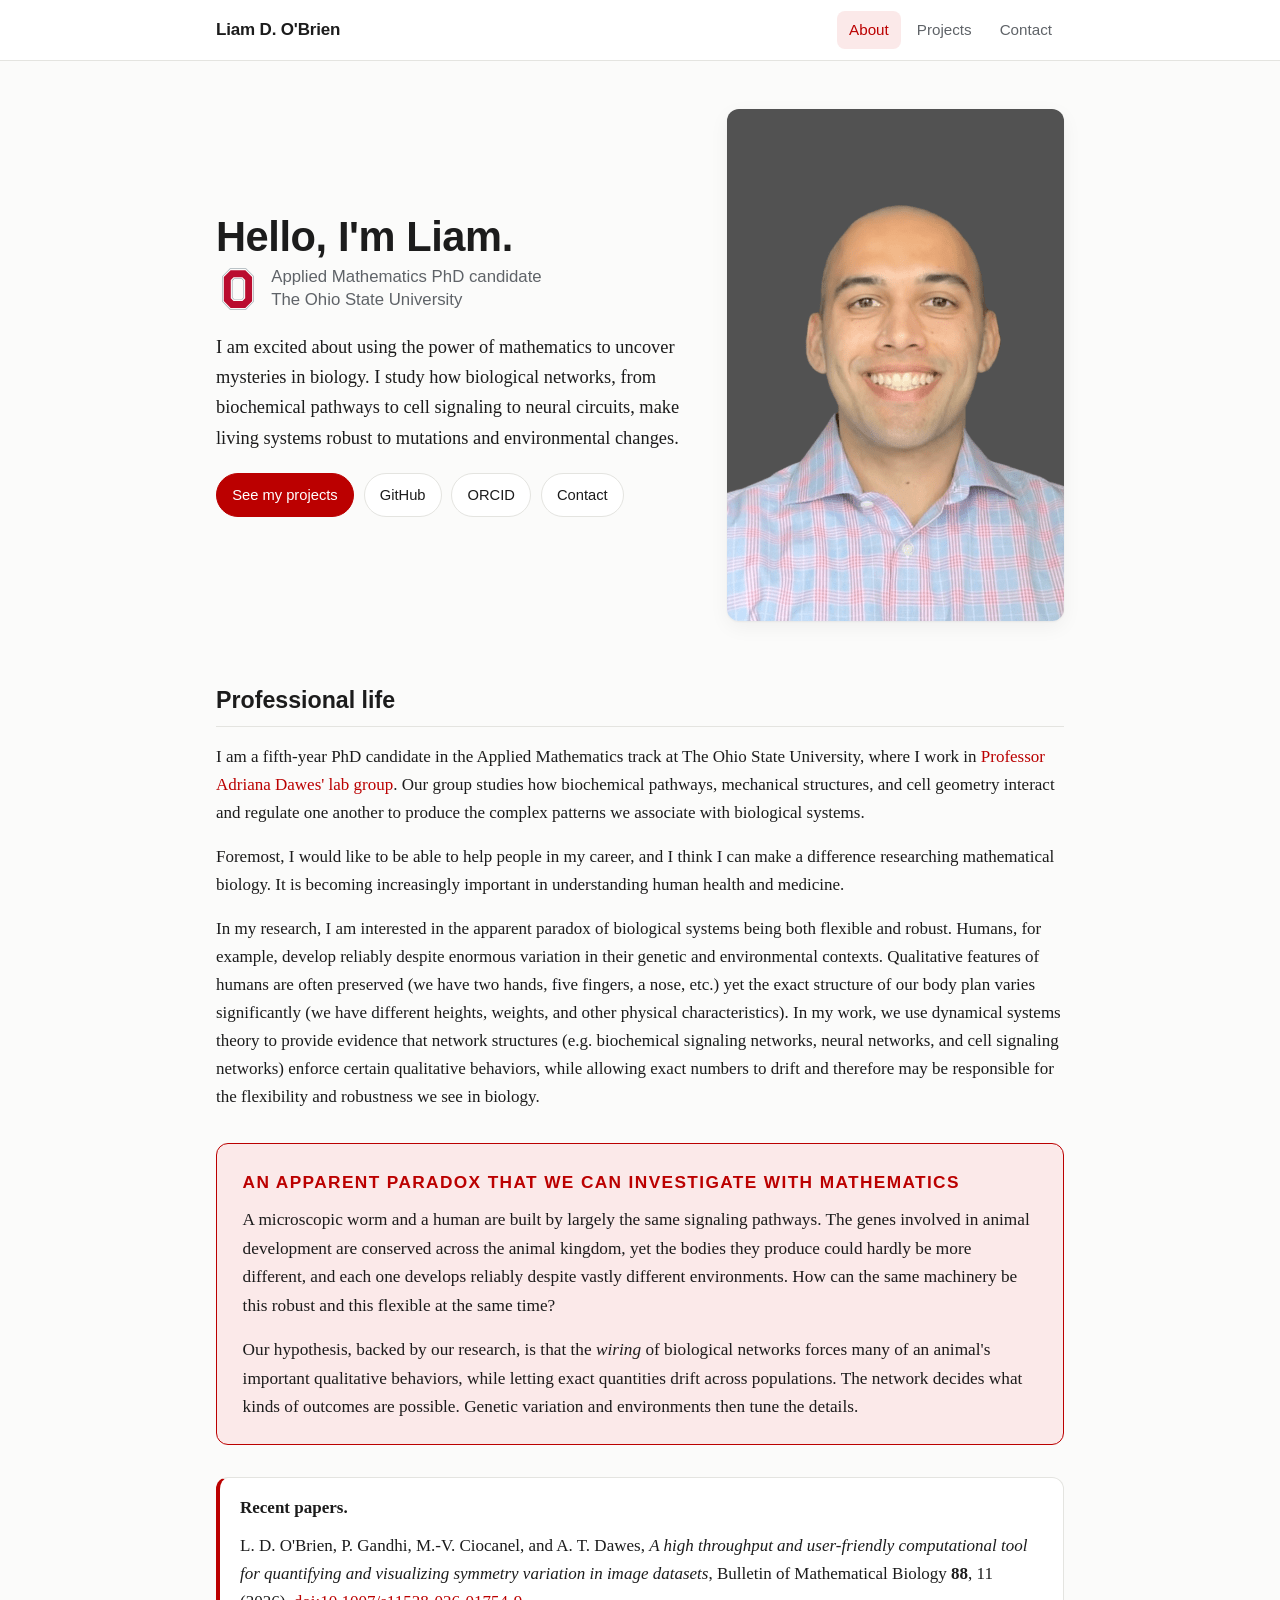
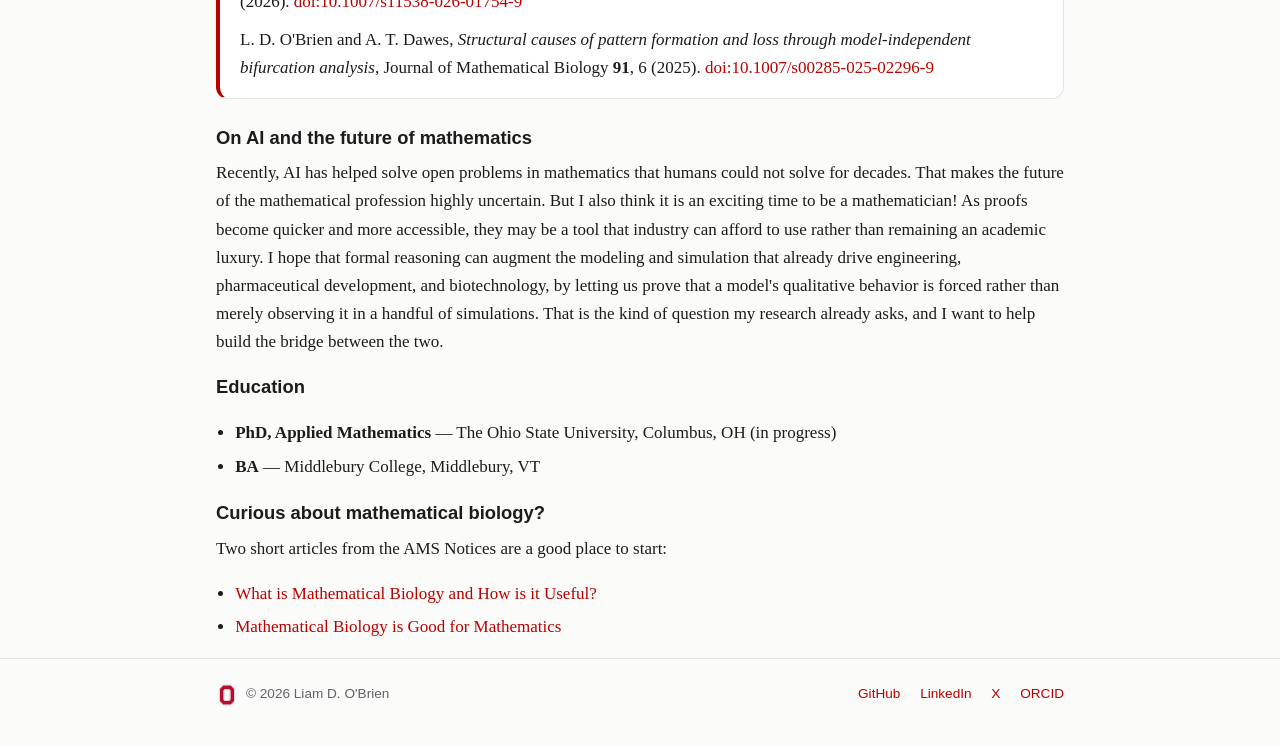
<file: index.html>
<!doctype html>
<html lang="en">
<head>
  <meta charset="utf-8">
  <meta name="viewport" content="width=device-width, initial-scale=1">
  <title>Liam D. O'Brien</title>
  <meta name="description" content="Liam D. O'Brien is an applied mathematics PhD candidate at The Ohio State University working in mathematical biology: how biological networks create robustness and flexibility.">
  <link rel="stylesheet" href="assets/style.css">
  <link rel="icon" href="data:image/svg+xml,%3Csvg xmlns='http://www.w3.org/2000/svg' viewBox='0 0 32 32'%3E%3Ccircle cx='16' cy='16' r='15' fill='%23bb0000'/%3E%3Ctext x='16' y='22' font-family='Helvetica,Arial,sans-serif' font-weight='700' font-size='17' fill='white' text-anchor='middle'%3EL%3C/text%3E%3C/svg%3E">
</head>
<body>
<header class="site">
  <div class="wrap">
    <a class="site-title" href="index.html">Liam D. O'Brien</a>
    <nav aria-label="Main">
      <ul>
        <li><a href="index.html" aria-current="page">About</a></li>
        <li><a href="projects.html">Projects</a></li>
        <li><a href="contact.html">Contact</a></li>
      </ul>
    </nav>
  </div>
</header>

<main class="wrap">
  <section class="hero">
    <div>
      <h1>Hello, I'm Liam.</h1>
      <p class="tagline"><img class="logo" src="assets/img/ohio-state-logo.svg" alt="The Ohio State University" width="44" height="44"><span>Applied Mathematics PhD candidate<br>The Ohio State University</span></p>
      <p class="lead">I am excited about using the power of mathematics to uncover mysteries in biology. I study how biological networks, from biochemical pathways to cell signaling to neural circuits, make living systems robust to mutations and environmental changes.</p>
      <div class="btn-row">
        <a class="btn primary" href="projects.html">See my projects</a>
        <a class="btn" href="https://github.com/ldobrien1234" target="_blank" rel="noopener">GitHub</a>
        <a class="btn" href="https://orcid.org/0009-0007-3827-9771" target="_blank" rel="noopener">ORCID</a>
        <a class="btn" href="contact.html">Contact</a>
      </div>
    </div>
    <img src="assets/img/profile.png" alt="Portrait of Liam D. O'Brien" width="768" height="512">
  </section>

  <h2 id="professional">Professional life</h2>
  <p>I am a fifth-year PhD candidate in the Applied Mathematics track at The Ohio State University, where I work in <a href="https://people.math.osu.edu/dawes.33/" target="_blank" rel="noopener">Professor Adriana Dawes' lab group</a>. Our group studies how biochemical pathways, mechanical structures, and cell geometry interact and regulate one another to produce the complex patterns we associate with biological systems.</p>
  <p>Foremost, I would like to be able to help people in my career, and I think I can make a difference researching mathematical biology. It is becoming increasingly important in understanding human health and medicine.</p>
  <p>In my research, I am interested in the apparent paradox of biological systems being both flexible and robust. Humans, for example, develop reliably despite enormous variation in their genetic and environmental contexts. Qualitative features of humans are often preserved (we have two hands, five fingers, a nose, etc.) yet the exact structure of our body plan varies significantly (we have different heights, weights, and other physical characteristics). In my work, we use dynamical systems theory to provide evidence that network structures (e.g. biochemical signaling networks, neural networks, and cell signaling networks) enforce certain qualitative behaviors, while allowing exact numbers to drift and therefore may be responsible for the flexibility and robustness we see in biology. </p>

  <aside class="spark">
    <p class="spark-kicker">An apparent paradox that we can investigate with mathematics</p>
    <p>A microscopic worm and a human are built by largely the same signaling pathways. The genes involved in animal development are conserved across the animal kingdom, yet the bodies they produce could hardly be more different, and each one develops reliably despite vastly different environments. How can the same machinery be this robust and this flexible at the same time?</p>
    <p>Our hypothesis, backed by our research, is that the <em>wiring</em> of biological networks forces many of an animal's important qualitative behaviors, while letting exact quantities drift across populations. The network decides what kinds of outcomes are possible. Genetic variation and environments then tune the details.</p>
  </aside>

  <div class="callout">
    <p><strong>Recent papers.</strong></p>
    <p>L. D. O'Brien, P. Gandhi, M.-V. Ciocanel, and A. T. Dawes, <em>A high throughput and user-friendly computational tool for quantifying and visualizing symmetry variation in image datasets</em>, Bulletin of Mathematical Biology <strong>88</strong>, 11 (2026). <a href="https://doi.org/10.1007/s11538-026-01754-9" target="_blank" rel="noopener">doi:10.1007/s11538-026-01754-9</a></p>
    <p>L. D. O'Brien and A. T. Dawes, <em>Structural causes of pattern formation and loss through model-independent bifurcation analysis</em>, Journal of Mathematical Biology <strong>91</strong>, 6 (2025). <a href="https://doi.org/10.1007/s00285-025-02296-9" target="_blank" rel="noopener">doi:10.1007/s00285-025-02296-9</a></p>
  </div>

  <h3>On AI and the future of mathematics</h3>
  <p>Recently, AI has helped solve open problems in mathematics that humans could not solve for decades. That makes the future of the mathematical profession highly uncertain. But I also think it is an exciting time to be a mathematician! As proofs become quicker and more accessible, they may be a tool that industry can afford to use rather than remaining an academic luxury. I hope that formal reasoning can augment the modeling and simulation that already drive engineering, pharmaceutical development, and biotechnology, by letting us prove that a model's qualitative behavior is forced rather than merely observing it in a handful of simulations. That is the kind of question my research already asks, and I want to help build the bridge between the two.</p>

  <h3>Education</h3>
  <ul class="links">
    <li><strong>PhD, Applied Mathematics</strong> — The Ohio State University, Columbus, OH (in progress)</li>
    <li><strong>BA</strong> — Middlebury College, Middlebury, VT</li>
  </ul>

  <h3>Curious about mathematical biology?</h3>
  <p>Two short articles from the AMS Notices are a good place to start:</p>
  <ul class="links">
    <li><a href="https://www.ams.org/notices/201007/rtx100700851p.pdf" target="_blank" rel="noopener">What is Mathematical Biology and How is it Useful?</a></li>
    <li><a href="https://www.ams.org/notices/201510/rnoti-p1172.pdf" target="_blank" rel="noopener">Mathematical Biology is Good for Mathematics</a></li>
  </ul>

</main>

<footer>
  <div class="wrap">
    <span class="foot-brand"><img src="assets/img/ohio-state-logo.svg" alt="The Ohio State University" width="22" height="22"> © 2026 Liam D. O'Brien</span>
    <span><a href="https://github.com/ldobrien1234">GitHub</a> <a href="https://www.linkedin.com/in/ldobrien">LinkedIn</a> <a href="https://x.com/ldobrien1234">X</a> <a href="https://orcid.org/0009-0007-3827-9771">ORCID</a></span>
  </div>
</footer>
</body>
</html>
</file>
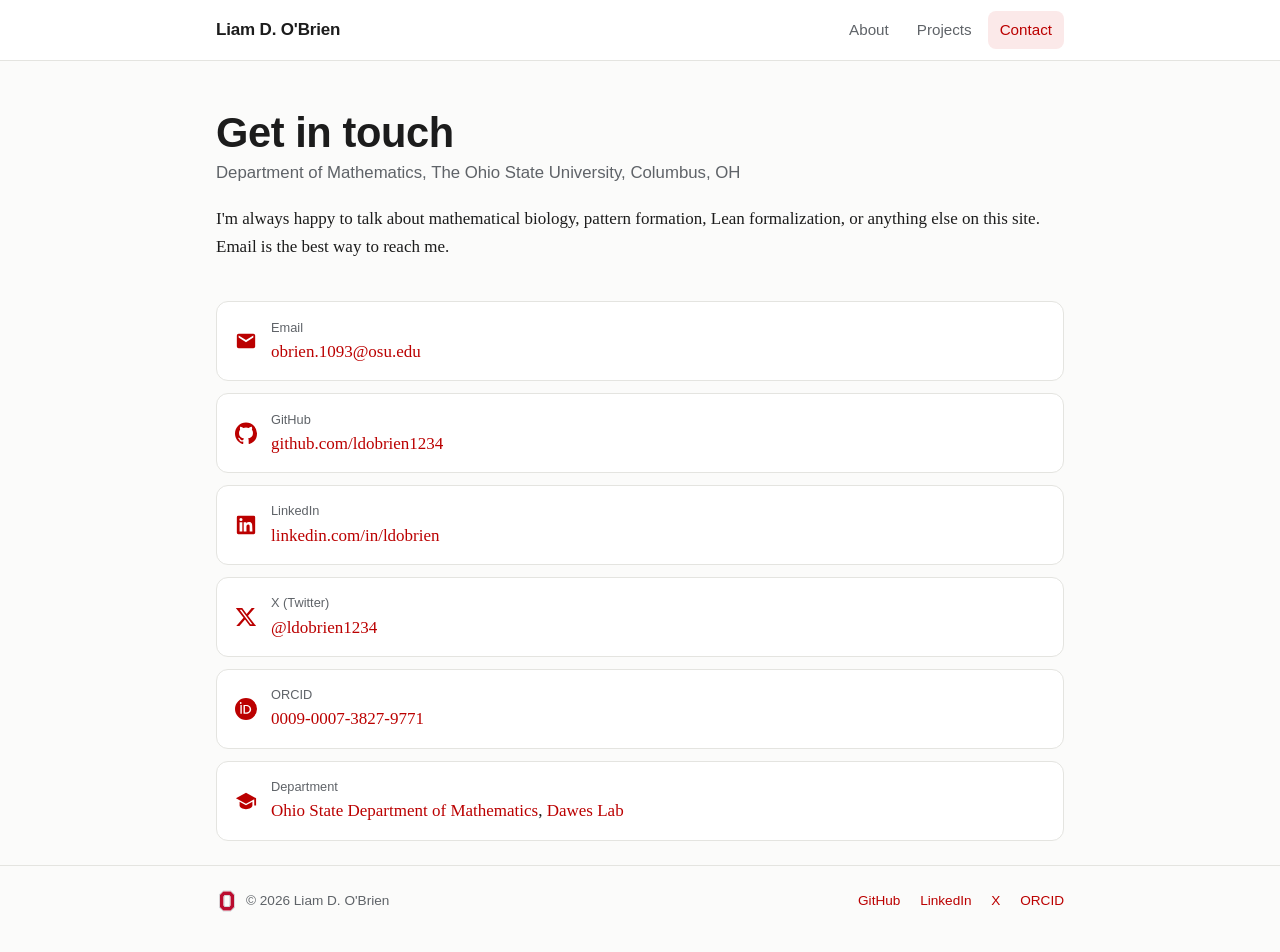
<file: contact.html>
<!doctype html>
<html lang="en">
<head>
  <meta charset="utf-8">
  <meta name="viewport" content="width=device-width, initial-scale=1">
  <title>Contact - Liam D. O'Brien</title>
  <meta name="description" content="How to reach Liam D. O'Brien: email, GitHub, LinkedIn, X (Twitter), and ORCID.">
  <link rel="stylesheet" href="assets/style.css">
  <link rel="icon" href="data:image/svg+xml,%3Csvg xmlns='http://www.w3.org/2000/svg' viewBox='0 0 32 32'%3E%3Ccircle cx='16' cy='16' r='15' fill='%23bb0000'/%3E%3Ctext x='16' y='22' font-family='Helvetica,Arial,sans-serif' font-weight='700' font-size='17' fill='white' text-anchor='middle'%3EL%3C/text%3E%3C/svg%3E">
</head>
<body>
<header class="site">
  <div class="wrap">
    <a class="site-title" href="index.html">Liam D. O'Brien</a>
    <nav aria-label="Main">
      <ul>
        <li><a href="index.html">About</a></li>
        <li><a href="projects.html">Projects</a></li>
        <li><a href="contact.html" aria-current="page">Contact</a></li>
      </ul>
    </nav>
  </div>
</header>

<main class="wrap">
  <section class="hero" style="grid-template-columns:1fr; padding-bottom:0">
    <div>
      <h1>Get in touch</h1>
      <p class="tagline">Department of Mathematics, The Ohio State University, Columbus, OH</p>
      <p>I'm always happy to talk about mathematical biology, pattern formation, Lean formalization, or anything else on this site. Email is the best way to reach me.</p>
    </div>
  </section>

  <ul class="contact-list">
    <li>
      <svg viewBox="0 0 24 24" aria-hidden="true"><path d="M20 4H4a2 2 0 0 0-2 2v12a2 2 0 0 0 2 2h16a2 2 0 0 0 2-2V6a2 2 0 0 0-2-2zm0 4.24-8 5-8-5V6l8 5 8-5z"/></svg>
      <div><span class="label">Email</span><a href="mailto:obrien.1093@osu.edu">obrien.1093@osu.edu</a></div>
    </li>
    <li>
      <svg viewBox="0 0 24 24" aria-hidden="true"><path d="M12 .5A12 12 0 0 0 0 12.6c0 5.3 3.4 9.9 8.2 11.5.6.1.8-.3.8-.6v-2.1c-3.3.7-4-1.6-4-1.6-.6-1.4-1.3-1.8-1.3-1.8-1.1-.8.1-.7.1-.7 1.2.1 1.8 1.2 1.8 1.2 1.1 1.9 2.8 1.4 3.5 1 .1-.8.4-1.4.8-1.7-2.7-.3-5.5-1.4-5.5-6.1 0-1.3.5-2.4 1.2-3.3-.1-.3-.5-1.6.1-3.2 0 0 1-.3 3.3 1.3a11.3 11.3 0 0 1 6 0c2.3-1.6 3.3-1.3 3.3-1.3.7 1.6.3 2.9.1 3.2.8.9 1.2 2 1.2 3.3 0 4.7-2.8 5.8-5.5 6.1.4.4.8 1.1.8 2.3v3.3c0 .3.2.7.8.6A12 12 0 0 0 24 12.6 12 12 0 0 0 12 .5z"/></svg>
      <div><span class="label">GitHub</span><a href="https://github.com/ldobrien1234" target="_blank" rel="noopener">github.com/ldobrien1234</a></div>
    </li>
    <li>
      <svg viewBox="0 0 24 24" aria-hidden="true"><path d="M20.4 2H3.6A1.6 1.6 0 0 0 2 3.6v16.8A1.6 1.6 0 0 0 3.6 22h16.8a1.6 1.6 0 0 0 1.6-1.6V3.6A1.6 1.6 0 0 0 20.4 2zM8 19H5V9h3zM6.5 7.7a1.7 1.7 0 1 1 0-3.4 1.7 1.7 0 0 1 0 3.4zM19 19h-3v-4.9c0-1.2 0-2.7-1.6-2.7s-1.9 1.3-1.9 2.6V19h-3V9h2.9v1.4a3.2 3.2 0 0 1 2.8-1.6c3 0 3.6 2 3.6 4.6z"/></svg>
      <div><span class="label">LinkedIn</span><a href="https://www.linkedin.com/in/ldobrien" target="_blank" rel="noopener">linkedin.com/in/ldobrien</a></div>
    </li>
    <li>
      <svg viewBox="0 0 24 24" aria-hidden="true"><path d="M18.2 2.2h3.4l-7.4 8.5L23 21.8h-6.8l-5.3-7-6.1 7H1.4l7.9-9L.9 2.2h7l4.8 6.4zm-1.2 17.6h1.9L7.1 4.1H5.1z"/></svg>
      <div><span class="label">X (Twitter)</span><a href="https://x.com/ldobrien1234" target="_blank" rel="noopener">@ldobrien1234</a></div>
    </li>
    <li>
      <svg viewBox="0 0 24 24" aria-hidden="true"><path d="M12 0a12 12 0 1 0 0 24 12 12 0 0 0 0-24zM7.4 17.3H5.9V7.5h1.5zM6.6 6.4a1 1 0 1 1 0-1.9 1 1 0 0 1 0 1.9zm5.6 10.9H9.3V7.5h3c2.9 0 5.3 1.9 5.3 4.9s-2.4 4.9-5.4 4.9zm0-8.5h-1.4v7.1h1.4c2.1 0 3.8-1.3 3.8-3.6s-1.7-3.5-3.8-3.5z"/></svg>
      <div><span class="label">ORCID</span><a href="https://orcid.org/0009-0007-3827-9771" target="_blank" rel="noopener">0009-0007-3827-9771</a></div>
    </li>
    <li>
      <svg viewBox="0 0 24 24" aria-hidden="true"><path d="M12 3 1 9l11 6 9-4.9V17h2V9zm-7 9.9V17c0 2 3.1 4 7 4s7-2 7-4v-4.1l-7 3.8z"/></svg>
      <div><span class="label">Department</span><a href="https://math.osu.edu/" target="_blank" rel="noopener">Ohio State Department of Mathematics</a>, <a href="https://people.math.osu.edu/dawes.33/" target="_blank" rel="noopener">Dawes Lab</a></div>
    </li>
  </ul>
</main>

<footer>
  <div class="wrap">
    <span class="foot-brand"><img src="assets/img/ohio-state-logo.svg" alt="The Ohio State University" width="22" height="22"> © 2026 Liam D. O'Brien</span>
    <span><a href="https://github.com/ldobrien1234">GitHub</a> <a href="https://www.linkedin.com/in/ldobrien">LinkedIn</a> <a href="https://x.com/ldobrien1234">X</a> <a href="https://orcid.org/0009-0007-3827-9771">ORCID</a></span>
  </div>
</footer>
</body>
</html>
</file>
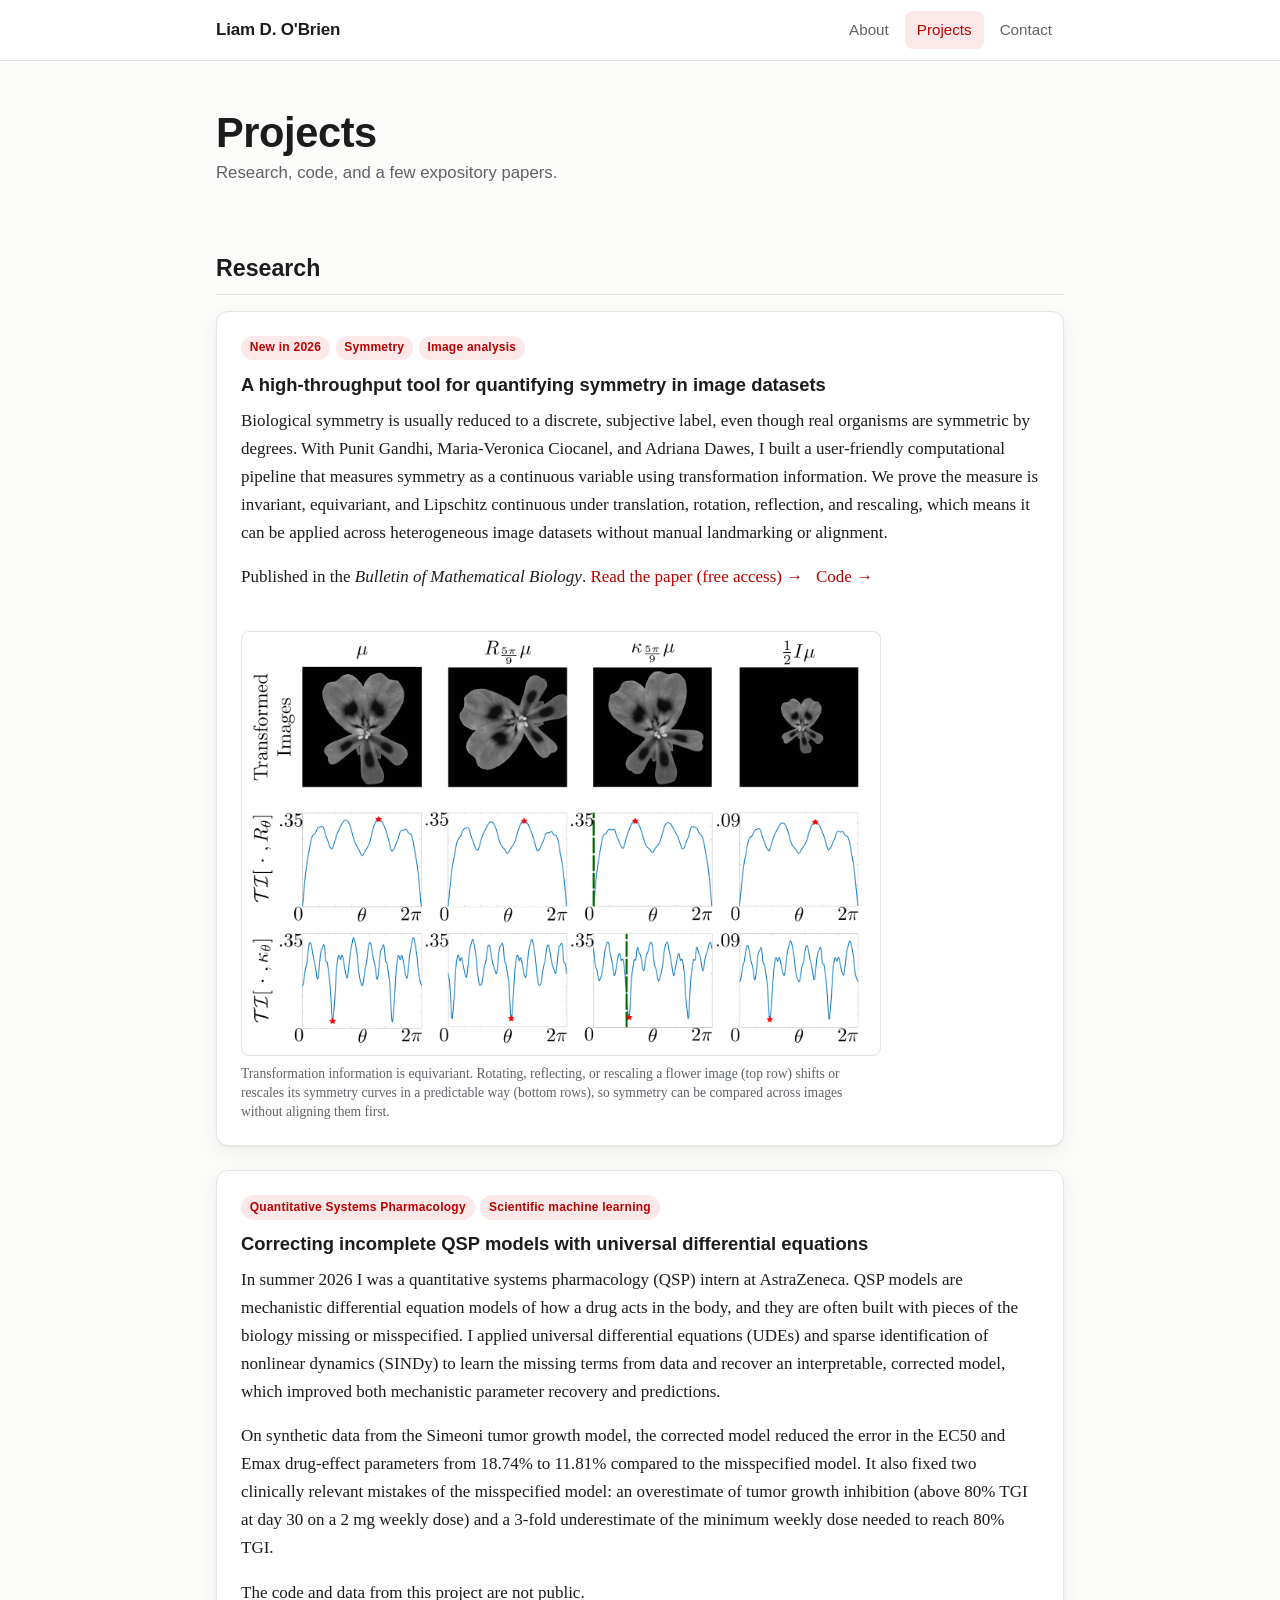
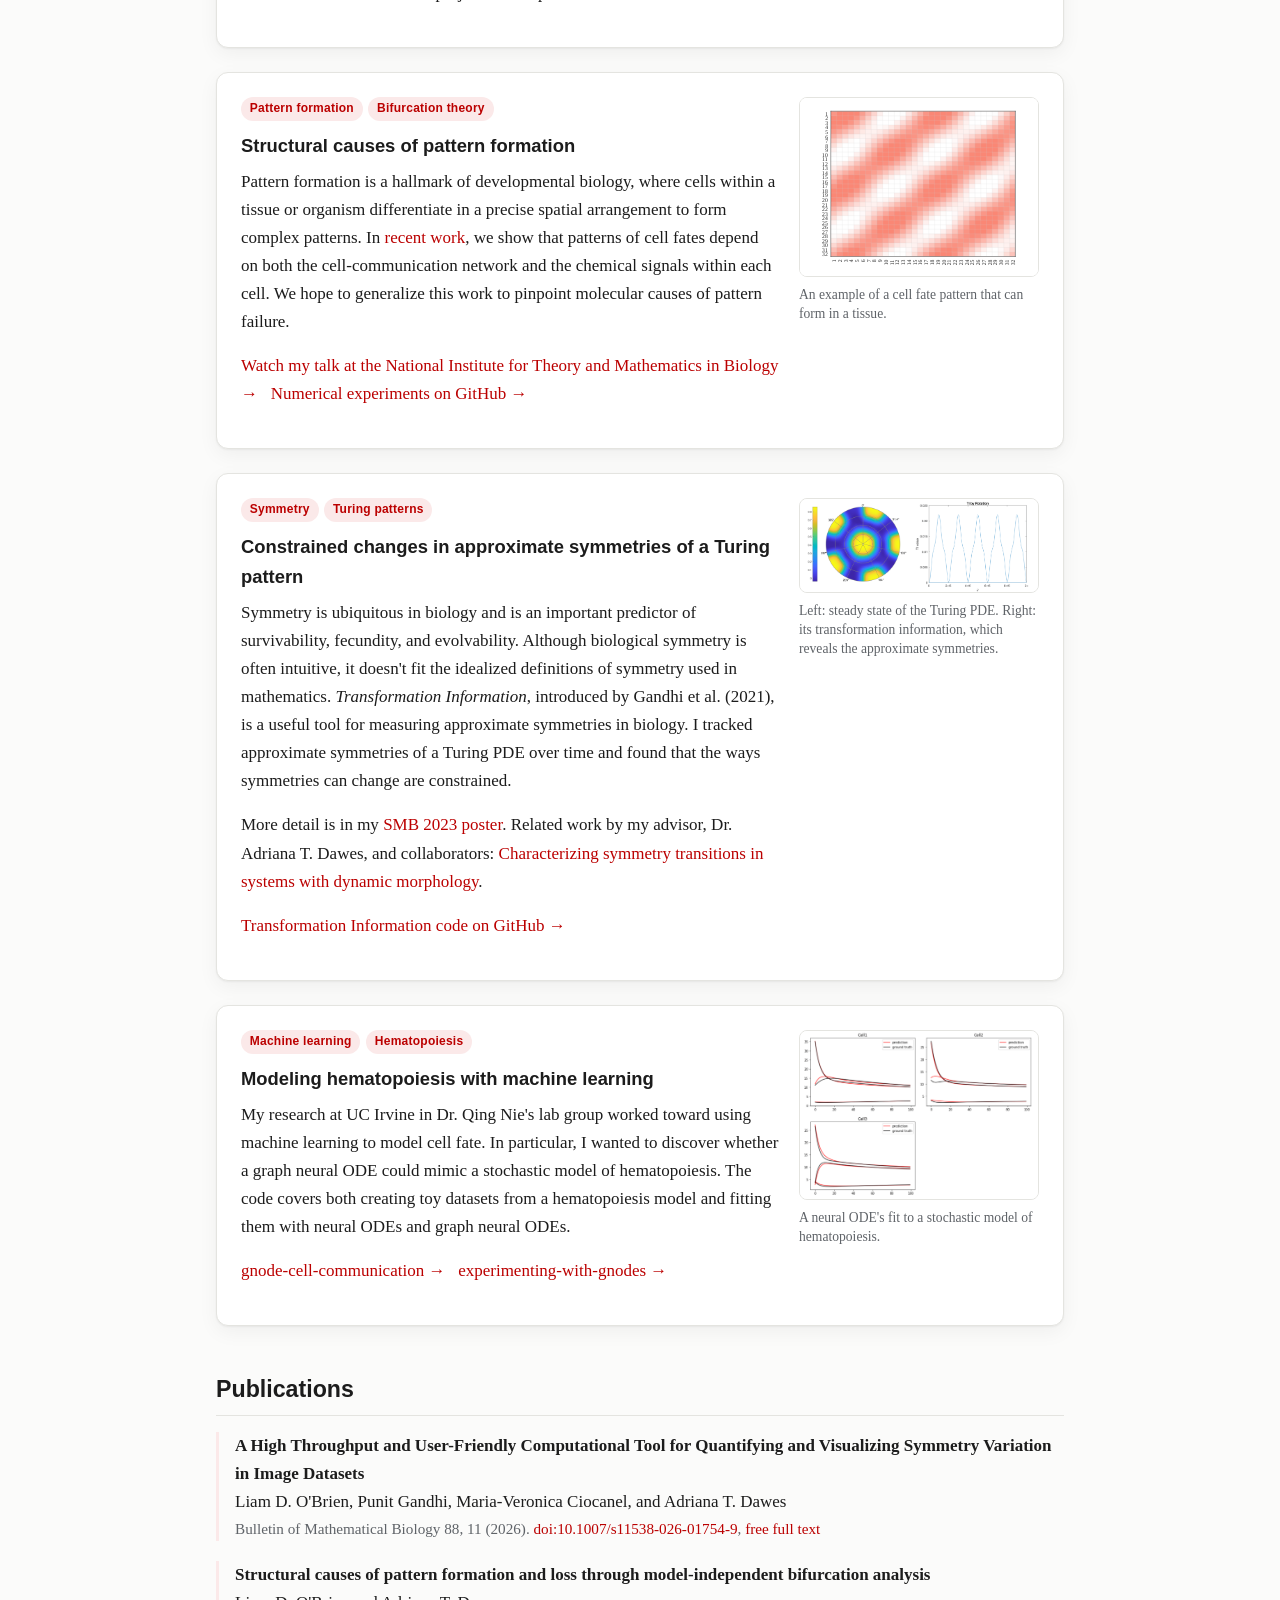
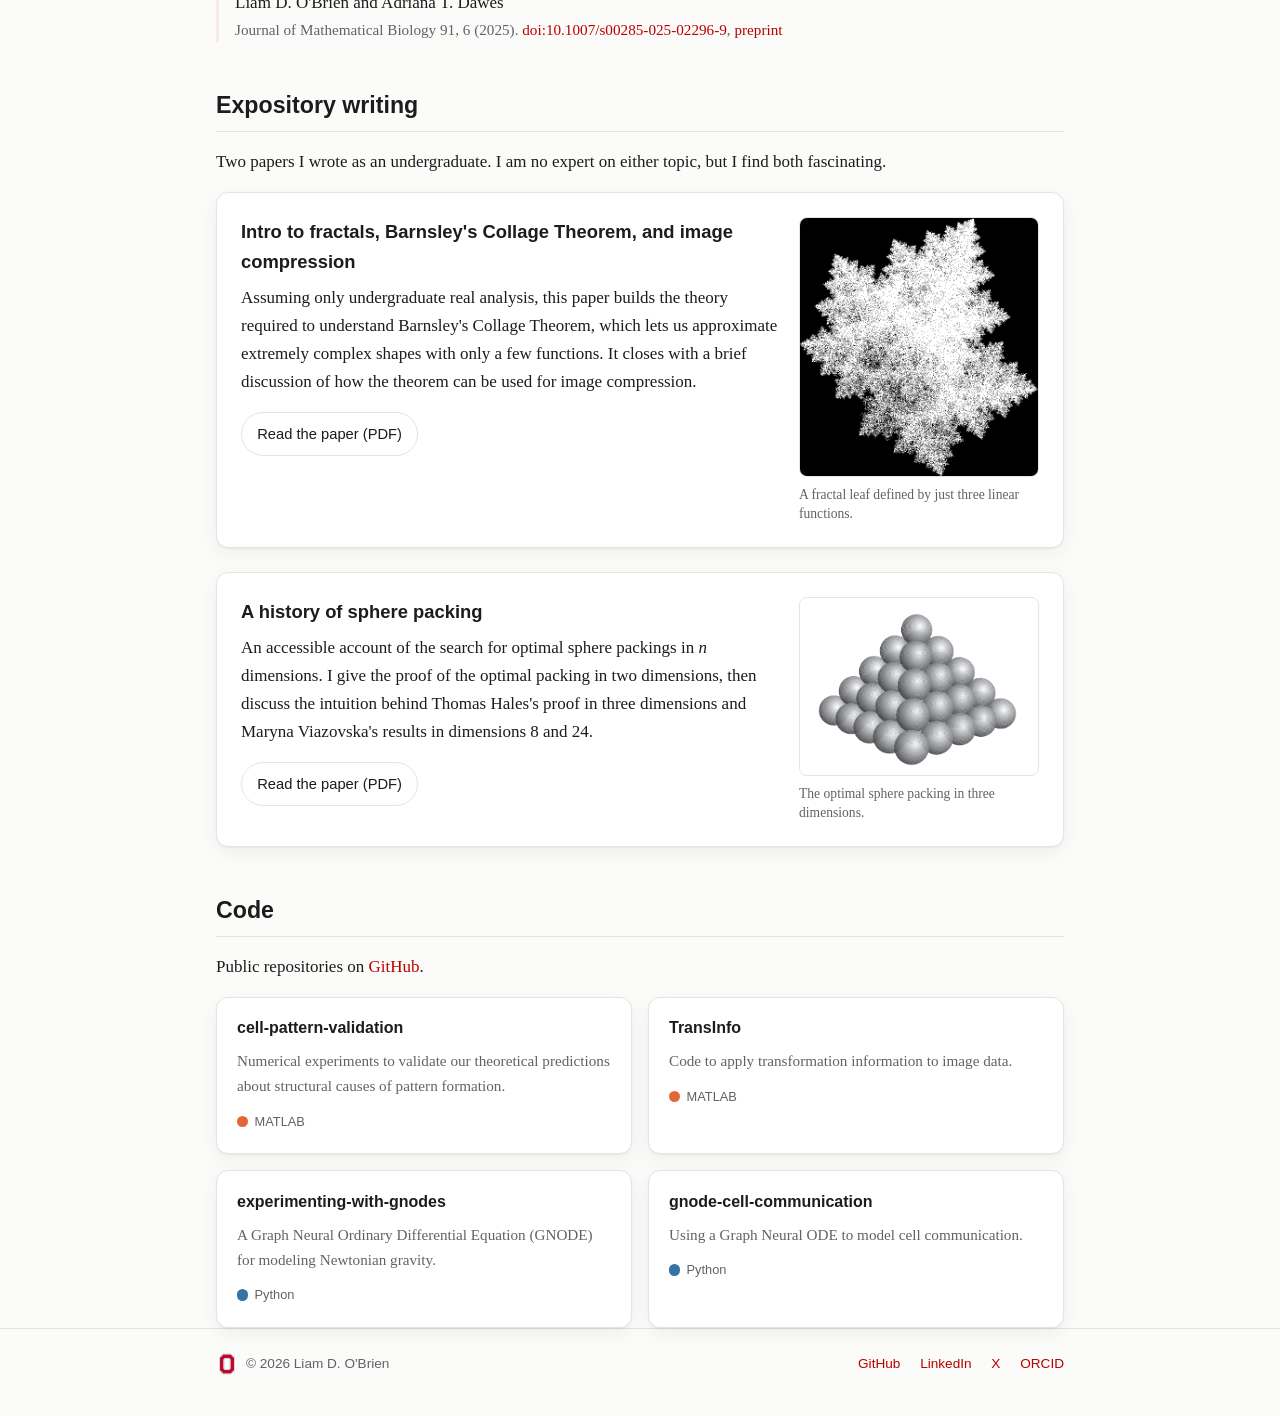
<file: projects.html>
<!doctype html>
<html lang="en">
<head>
  <meta charset="utf-8">
  <meta name="viewport" content="width=device-width, initial-scale=1">
  <title>Projects - Liam D. O'Brien</title>
  <meta name="description" content="Research projects, publications, and code by Liam D. O'Brien: pattern formation, approximate symmetry, QSP model correction, graph neural ODEs, and expository mathematics.">
  <link rel="stylesheet" href="assets/style.css">
  <link rel="icon" href="data:image/svg+xml,%3Csvg xmlns='http://www.w3.org/2000/svg' viewBox='0 0 32 32'%3E%3Ccircle cx='16' cy='16' r='15' fill='%23bb0000'/%3E%3Ctext x='16' y='22' font-family='Helvetica,Arial,sans-serif' font-weight='700' font-size='17' fill='white' text-anchor='middle'%3EL%3C/text%3E%3C/svg%3E">
</head>
<body>
<header class="site">
  <div class="wrap">
    <a class="site-title" href="index.html">Liam D. O'Brien</a>
    <nav aria-label="Main">
      <ul>
        <li><a href="index.html">About</a></li>
        <li><a href="projects.html" aria-current="page">Projects</a></li>
        <li><a href="contact.html">Contact</a></li>
      </ul>
    </nav>
  </div>
</header>

<main class="wrap">
  <section class="hero" style="grid-template-columns:1fr; padding-bottom:0">
    <div>
      <h1>Projects</h1>
      <p class="tagline">Research, code, and a few expository papers.</p>
    </div>
  </section>

  <h2 id="research">Research</h2>

  <article class="card project wide">
    <div>
      <div class="meta"><span class="tag">New in 2026</span><span class="tag">Symmetry</span><span class="tag">Image analysis</span></div>
      <h3>A high-throughput tool for quantifying symmetry in image datasets</h3>
      <p>Biological symmetry is usually reduced to a discrete, subjective label, even though real organisms are symmetric by degrees. With Punit Gandhi, Maria-Veronica Ciocanel, and Adriana Dawes, I built a user-friendly computational pipeline that measures symmetry as a continuous variable using transformation information. We prove the measure is invariant, equivariant, and Lipschitz continuous under translation, rotation, reflection, and rescaling, which means it can be applied across heterogeneous image datasets without manual landmarking or alignment.</p>
      <p>Published in the <em>Bulletin of Mathematical Biology</em>. <a href="https://link.springer.com/epdf/10.1007/s11538-026-01754-9?sharing_token=SE8TNnUE3oilE01Us4fa0_e4RwlQNchNByi7wbcMAY4WlV_rGijbqDaA8Fr7830GAKeMncpIOEDiSuMh5CEQzjRL1ufHJtHZa0URgUhm5rr5hwh0gVDjmleghElhGr7EeBrZ4JApwAdycWcws3ccg0rB5VgP6GZGxrrEWQM5w1E%3D" target="_blank" rel="noopener">Read the paper (free access) →</a>&nbsp;&nbsp;&nbsp;<a href="https://github.com/ldobrien1234/TransInfo" target="_blank" rel="noopener">Code →</a></p>
    </div>
    <figure class="full">
      <img src="assets/img/ti-equivariance.png" alt="A flower image under rotation, reflection, and rescaling, with the corresponding transformation information curves for rotations and reflections" loading="lazy">
      <figcaption>Transformation information is equivariant. Rotating, reflecting, or rescaling a flower image (top row) shifts or rescales its symmetry curves in a predictable way (bottom rows), so symmetry can be compared across images without aligning them first.</figcaption>
    </figure>
  </article>

  <article class="card project wide">
    <div>
      <div class="meta"><span class="tag">Quantitative Systems Pharmacology</span><span class="tag">Scientific machine learning</span></div>
      <h3>Correcting incomplete QSP models with universal differential equations</h3>
      <p>In summer 2026 I was a quantitative systems pharmacology (QSP) intern at AstraZeneca. QSP models are mechanistic differential equation models of how a drug acts in the body, and they are often built with pieces of the biology missing or misspecified. I applied universal differential equations (UDEs) and sparse identification of nonlinear dynamics (SINDy) to learn the missing terms from data and recover an interpretable, corrected model, which improved both mechanistic parameter recovery and predictions.</p>
      <p>On synthetic data from the Simeoni tumor growth model, the corrected model reduced the error in the EC50 and Emax drug-effect parameters from 18.74% to 11.81% compared to the misspecified model. It also fixed two clinically relevant mistakes of the misspecified model: an overestimate of tumor growth inhibition (above 80% TGI at day 30 on a 2 mg weekly dose) and a 3-fold underestimate of the minimum weekly dose needed to reach 80% TGI.</p>
      <p>The code and data from this project are not public.</p>
    </div>
  </article>

  <article class="card project">
    <div>
      <div class="meta"><span class="tag">Pattern formation</span><span class="tag">Bifurcation theory</span></div>
      <h3>Structural causes of pattern formation</h3>
      <p>Pattern formation is a hallmark of developmental biology, where cells within a tissue or organism differentiate in a precise spatial arrangement to form complex patterns. In <a href="https://doi.org/10.1007/s00285-025-02296-9" target="_blank" rel="noopener">recent work</a>, we show that patterns of cell fates depend on both the cell-communication network and the chemical signals within each cell. We hope to generalize this work to pinpoint molecular causes of pattern failure.</p>
      <p><a href="https://www.youtube.com/watch?v=zKN45efsZfQ" target="_blank" rel="noopener">Watch my talk at the National Institute for Theory and Mathematics in Biology →</a>&nbsp;&nbsp;&nbsp;<a href="https://github.com/ldobrien1234/cell-pattern-validation" target="_blank" rel="noopener">Numerical experiments on GitHub →</a></p>
    </div>
    <figure>
      <img src="assets/img/cell-pattern.svg" alt="Example of a cell fate pattern forming in a tissue" loading="lazy">
      <figcaption>An example of a cell fate pattern that can form in a tissue.</figcaption>
    </figure>
  </article>

  <article class="card project">
    <div>
      <div class="meta"><span class="tag">Symmetry</span><span class="tag">Turing patterns</span></div>
      <h3>Constrained changes in approximate symmetries of a Turing pattern</h3>
      <p>Symmetry is ubiquitous in biology and is an important predictor of survivability, fecundity, and evolvability. Although biological symmetry is often intuitive, it doesn't fit the idealized definitions of symmetry used in mathematics. <em>Transformation Information</em>, introduced by Gandhi et al. (2021), is a useful tool for measuring approximate symmetries in biology. I tracked approximate symmetries of a Turing PDE over time and found that the ways symmetries can change are constrained.</p>
      <p>More detail is in my <a href="https://u.osu.edu/obrien-1093/files/2023/08/SMB.poster.2023.pptx" target="_blank" rel="noopener">SMB 2023 poster</a>. Related work by my advisor, Dr. Adriana T. Dawes, and collaborators: <a href="https://doi.org/10.1016/j.mbs.2025.109431" target="_blank" rel="noopener">Characterizing symmetry transitions in systems with dynamic morphology</a>.</p>
      <p><a href="https://github.com/ldobrien1234/TransInfo" target="_blank" rel="noopener">Transformation Information code on GitHub →</a></p>
    </div>
    <figure>
      <img src="assets/img/turing-symmetry.png" alt="Steady state of a Turing PDE beside its transformation information" loading="lazy">
      <figcaption>Left: steady state of the Turing PDE. Right: its transformation information, which reveals the approximate symmetries.</figcaption>
    </figure>
  </article>

  <article class="card project">
    <div>
      <div class="meta"><span class="tag">Machine learning</span><span class="tag">Hematopoiesis</span></div>
      <h3>Modeling hematopoiesis with machine learning</h3>
      <p>My research at UC Irvine in Dr. Qing Nie's lab group worked toward using machine learning to model cell fate. In particular, I wanted to discover whether a graph neural ODE could mimic a stochastic model of hematopoiesis. The code covers both creating toy datasets from a hematopoiesis model and fitting them with neural ODEs and graph neural ODEs.</p>
      <p><a href="https://github.com/ldobrien1234/gnode-cell-communication" target="_blank" rel="noopener">gnode-cell-communication →</a>&nbsp;&nbsp;&nbsp;<a href="https://github.com/ldobrien1234/experimenting-with-gnodes" target="_blank" rel="noopener">experimenting-with-gnodes →</a></p>
    </div>
    <figure>
      <img src="assets/img/neural-ode-fit.png" alt="A neural ODE fit to a stochastic model of hematopoiesis" loading="lazy">
      <figcaption>A neural ODE's fit to a stochastic model of hematopoiesis.</figcaption>
    </figure>
  </article>

  <h2 id="publications">Publications</h2>
  <div class="pub">
    <div class="title">A High Throughput and User-Friendly Computational Tool for Quantifying and Visualizing Symmetry Variation in Image Datasets</div>
    <div>Liam D. O'Brien, Punit Gandhi, Maria-Veronica Ciocanel, and Adriana T. Dawes</div>
    <div class="venue">Bulletin of Mathematical Biology 88, 11 (2026). <a href="https://doi.org/10.1007/s11538-026-01754-9" target="_blank" rel="noopener">doi:10.1007/s11538-026-01754-9</a>, <a href="https://link.springer.com/epdf/10.1007/s11538-026-01754-9?sharing_token=SE8TNnUE3oilE01Us4fa0_e4RwlQNchNByi7wbcMAY4WlV_rGijbqDaA8Fr7830GAKeMncpIOEDiSuMh5CEQzjRL1ufHJtHZa0URgUhm5rr5hwh0gVDjmleghElhGr7EeBrZ4JApwAdycWcws3ccg0rB5VgP6GZGxrrEWQM5w1E%3D" target="_blank" rel="noopener">free full text</a></div>
  </div>
  <div class="pub">
    <div class="title">Structural causes of pattern formation and loss through model-independent bifurcation analysis</div>
    <div>Liam D. O'Brien and Adriana T. Dawes</div>
    <div class="venue">Journal of Mathematical Biology 91, 6 (2025). <a href="https://doi.org/10.1007/s00285-025-02296-9" target="_blank" rel="noopener">doi:10.1007/s00285-025-02296-9</a>, <a href="https://doi.org/10.21203/rs.3.rs-6098751/v1" target="_blank" rel="noopener">preprint</a></div>
  </div>

  <h2 id="expository">Expository writing</h2>
  <p>Two papers I wrote as an undergraduate. I am no expert on either topic, but I find both fascinating.</p>

  <article class="card project">
    <div>
      <h3>Intro to fractals, Barnsley's Collage Theorem, and image compression</h3>
      <p>Assuming only undergraduate real analysis, this paper builds the theory required to understand Barnsley's Collage Theorem, which lets us approximate extremely complex shapes with only a few functions. It closes with a brief discussion of how the theorem can be used for image compression.</p>
      <p><a class="btn" href="assets/files/Fractal_Geometry.pdf" target="_blank" rel="noopener">Read the paper (PDF)</a></p>
    </div>
    <figure>
      <img src="assets/img/fractal-leaf.png" alt="A fractal leaf generated by three linear functions" loading="lazy">
      <figcaption>A fractal leaf defined by just three linear functions.</figcaption>
    </figure>
  </article>

  <article class="card project">
    <div>
      <h3>A history of sphere packing</h3>
      <p>An accessible account of the search for optimal sphere packings in <em>n</em> dimensions. I give the proof of the optimal packing in two dimensions, then discuss the intuition behind Thomas Hales's proof in three dimensions and Maryna Viazovska's results in dimensions 8 and 24.</p>
      <p><a class="btn" href="assets/files/Sphere_Packing.pdf" target="_blank" rel="noopener">Read the paper (PDF)</a></p>
    </div>
    <figure>
      <img src="assets/img/sphere-packing.png" alt="Face-centered cubic sphere packing" loading="lazy">
      <figcaption>The optimal sphere packing in three dimensions.</figcaption>
    </figure>
  </article>

  <h2 id="code">Code</h2>
  <p>Public repositories on <a href="https://github.com/ldobrien1234" target="_blank" rel="noopener">GitHub</a>.</p>
  <div class="repos">
    <article class="card repo">
      <h3><a href="https://github.com/ldobrien1234/cell-pattern-validation" target="_blank" rel="noopener">cell-pattern-validation</a></h3>
      <p>Numerical experiments to validate our theoretical predictions about structural causes of pattern formation.</p>
      <span class="lang matlab">MATLAB</span>
    </article>
    <article class="card repo">
      <h3><a href="https://github.com/ldobrien1234/TransInfo" target="_blank" rel="noopener">TransInfo</a></h3>
      <p>Code to apply transformation information to image data.</p>
      <span class="lang matlab">MATLAB</span>
    </article>
    <article class="card repo">
      <h3><a href="https://github.com/ldobrien1234/experimenting-with-gnodes" target="_blank" rel="noopener">experimenting-with-gnodes</a></h3>
      <p>A Graph Neural Ordinary Differential Equation (GNODE) for modeling Newtonian gravity.</p>
      <span class="lang python">Python</span>
    </article>
    <article class="card repo">
      <h3><a href="https://github.com/ldobrien1234/gnode-cell-communication" target="_blank" rel="noopener">gnode-cell-communication</a></h3>
      <p>Using a Graph Neural ODE to model cell communication.</p>
      <span class="lang python">Python</span>
    </article>
  </div>
</main>

<footer>
  <div class="wrap">
    <span class="foot-brand"><img src="assets/img/ohio-state-logo.svg" alt="The Ohio State University" width="22" height="22"> © 2026 Liam D. O'Brien</span>
    <span><a href="https://github.com/ldobrien1234">GitHub</a> <a href="https://www.linkedin.com/in/ldobrien">LinkedIn</a> <a href="https://x.com/ldobrien1234">X</a> <a href="https://orcid.org/0009-0007-3827-9771">ORCID</a></span>
  </div>
</footer>
</body>
</html>
</file>
<file: assets/style.css>
/* ---------- Tokens ---------- */
:root {
  --bg: #fbfbfa;
  --surface: #ffffff;
  --text: #1c1c1c;
  --muted: #5f6368;
  --accent: #bb0000;        /* Ohio State scarlet, as a nod to the original site */
  --accent-soft: #fbe9e9;
  --border: #e4e4e0;
  --shadow: 0 1px 2px rgba(0,0,0,.05), 0 6px 20px rgba(0,0,0,.05);
  --radius: 12px;
  --maxw: 880px;
}
@media (prefers-color-scheme: dark) {
  :root:not([data-theme="light"]) {
    --bg: #141416;
    --surface: #1d1d20;
    --text: #ececea;
    --muted: #a3a3a0;
    --accent: #ff5c5c;
    --accent-soft: #3a1f1f;
    --border: #2c2c30;
    --shadow: 0 1px 2px rgba(0,0,0,.4), 0 6px 20px rgba(0,0,0,.35);
  }
}

/* ---------- Base ---------- */
*, *::before, *::after { box-sizing: border-box; }
html { scroll-behavior: smooth; }
body {
  margin: 0;
  background: var(--bg);
  color: var(--text);
  font-family: Georgia, "Times New Roman", serif;
  font-size: 1.0625rem;
  line-height: 1.65;
  -webkit-font-smoothing: antialiased;
}
h1, h2, h3, nav, .btn, .meta, .tag, footer, .site-title, .tagline {
  font-family: "Helvetica Neue", Helvetica, Arial, sans-serif;
}
h1 { font-size: clamp(1.9rem, 4vw, 2.6rem); line-height: 1.15; margin: 0 0 .35rem; letter-spacing: -.01em; }
h2 { font-size: 1.45rem; margin: 2.75rem 0 1rem; padding-bottom: .4rem; border-bottom: 1px solid var(--border); }
h3 { font-size: 1.15rem; margin: 0 0 .4rem; }
p { margin: 0 0 1rem; }
a { color: var(--accent); text-decoration: none; }
a:hover { text-decoration: underline; }
img { max-width: 100%; display: block; }
.wrap { max-width: var(--maxw); margin: 0 auto; padding: 0 16px; }

/* ---------- Header / nav ---------- */
header.site {
  border-bottom: 1px solid var(--border);
  background: var(--surface);
  position: sticky; top: 0; z-index: 10;
}
header.site .wrap {
  display: flex; align-items: center; justify-content: space-between;
  gap: 1rem; min-height: 60px; flex-wrap: wrap; padding-top: .5rem; padding-bottom: .5rem;
}
.site-title { font-weight: 700; color: var(--text); letter-spacing: -.01em; }
.site-title:hover { text-decoration: none; color: var(--accent); }
nav ul { list-style: none; margin: 0; padding: 0; display: flex; gap: .25rem; }
nav a {
  display: inline-block; padding: .4rem .75rem; border-radius: 8px;
  color: var(--muted); font-weight: 500; font-size: .95rem;
}
nav a:hover { background: var(--accent-soft); color: var(--accent); text-decoration: none; }
nav a[aria-current="page"] { color: var(--accent); background: var(--accent-soft); }

/* ---------- Hero ---------- */
.hero {
  display: grid; grid-template-columns: 1fr; gap: 1.5rem;
  align-items: center; padding: 3rem 0 1rem;
}
@media (min-width: 680px) { .hero { grid-template-columns: 1.4fr 1fr; gap: 2.5rem; } }
.hero img {
  width: 100%; aspect-ratio: 3 / 2; object-fit: cover;
  border-radius: var(--radius); box-shadow: var(--shadow);
}
.tagline { color: var(--muted); font-size: 1.05rem; line-height: 1.35; margin-bottom: 1.25rem; display: flex; align-items: center; gap: .7rem; }
.tagline .logo {
  width: 44px; height: 44px; flex: none;
  aspect-ratio: auto; object-fit: contain;
  border-radius: 0; box-shadow: none;
}
.btn-row { display: flex; flex-wrap: wrap; gap: .6rem; margin-top: 1.25rem; }
.btn {
  display: inline-flex; align-items: center; gap: .4rem;
  padding: .55rem .95rem; border-radius: 999px; font-size: .92rem; font-weight: 500;
  border: 1px solid var(--border); background: var(--surface); color: var(--text);
}
.btn:hover { border-color: var(--accent); color: var(--accent); text-decoration: none; }
.btn.primary { background: var(--accent); border-color: var(--accent); color: #fff; }
.btn.primary:hover { filter: brightness(1.08); color: #fff; }

/* ---------- Content ---------- */
main { padding-bottom: 3rem; }
.lead { font-size: 1.15rem; }
.callout {
  background: var(--surface); border: 1px solid var(--border); border-left: 4px solid var(--accent);
  border-radius: var(--radius); padding: 1rem 1.25rem; margin: 1.5rem 0;
}
.callout p { margin-bottom: .6rem; }
.callout p:last-child { margin-bottom: 0; }

/* Highlighted "curiosity" box */
.spark {
  margin: 2rem 0;
  padding: 1.5rem 1.6rem 1.4rem;
  border-radius: var(--radius);
  background: var(--accent-soft);
  border: 1px solid var(--accent);
}
.spark-kicker {
  font-family: "Helvetica Neue", Helvetica, Arial, sans-serif; font-size: .78rem; font-weight: 700;
  letter-spacing: .08em; text-transform: uppercase; color: var(--accent); margin-bottom: .6rem;
}
.spark p { font-size: 1.08rem; }
.spark p:last-child { margin-bottom: 0; }
ul.links { padding-left: 1.2rem; }
ul.links li { margin-bottom: .35rem; }

/* ---------- Cards (projects, repos) ---------- */
.card {
  background: var(--surface); border: 1px solid var(--border); border-radius: var(--radius);
  padding: 1.5rem; margin-bottom: 1.5rem; box-shadow: var(--shadow);
}
.card.project { display: grid; grid-template-columns: 1fr; gap: 1.25rem; }
@media (min-width: 680px) {
  .card.project { grid-template-columns: 1fr 240px; align-items: start; }
  .card.project.wide { grid-template-columns: 1fr; }
}
.card figure { margin: 0; }
.card figure.full { max-width: 640px; margin-top: .25rem; }
.card figure.full img { background: #fff; padding: .4rem; }
.card figure img { border-radius: 8px; border: 1px solid var(--border); background: #fff; }
.card figcaption { font-size: .85rem; color: var(--muted); margin-top: .5rem; line-height: 1.4; }
.meta { font-size: .85rem; color: var(--muted); margin-bottom: .6rem; }
.tag {
  display: inline-block; font-size: .75rem; font-weight: 600; letter-spacing: .02em;
  padding: .15rem .55rem; border-radius: 999px; background: var(--accent-soft); color: var(--accent);
  margin-right: .35rem; vertical-align: middle;
}
.repos { display: grid; grid-template-columns: 1fr; gap: 1rem; }
@media (min-width: 620px) { .repos { grid-template-columns: 1fr 1fr; } }
.repo { padding: 1.1rem 1.25rem; margin: 0; }
.repo h3 { font-size: 1rem; }
.repo h3 a { color: var(--text); }
.repo h3 a:hover { color: var(--accent); }
.repo p { font-size: .95rem; color: var(--muted); margin: .4rem 0 .6rem; }
.lang { display: inline-flex; align-items: center; gap: .4rem; font-size: .8rem; color: var(--muted); font-family: "Helvetica Neue", Helvetica, Arial, sans-serif; }
.lang::before { content: ""; width: .7rem; height: .7rem; border-radius: 50%; background: var(--dot, var(--muted)); }
.lang.julia { --dot: #9558b2; } .lang.python { --dot: #3572a5; } .lang.matlab { --dot: #e16737; }

/* ---------- Publications ---------- */
.pub { padding-left: 1rem; border-left: 3px solid var(--accent-soft); margin-bottom: 1.25rem; }
.pub .title { font-weight: 600; }
.pub .venue { color: var(--muted); font-size: .95rem; }

/* ---------- Contact ---------- */
.contact-list { list-style: none; padding: 0; margin: 1.5rem 0; display: grid; gap: .75rem; }
.contact-list li {
  display: flex; align-items: center; gap: .9rem; padding: .9rem 1.1rem;
  background: var(--surface); border: 1px solid var(--border); border-radius: var(--radius);
}
.contact-list svg { width: 22px; height: 22px; flex: none; fill: currentColor; color: var(--accent); }
.contact-list .label { font-family: "Helvetica Neue", Helvetica, Arial, sans-serif; font-size: .8rem; color: var(--muted); display: block; }

/* ---------- Footer ---------- */
footer { border-top: 1px solid var(--border); padding: 1.5rem 0 2.5rem; color: var(--muted); font-size: .85rem; }
footer .wrap { display: flex; flex-wrap: wrap; justify-content: space-between; gap: .5rem; align-items: center; }
footer span a + a { margin-left: 1rem; }
.foot-brand { display: inline-flex; align-items: center; gap: .5rem; }
</file>
